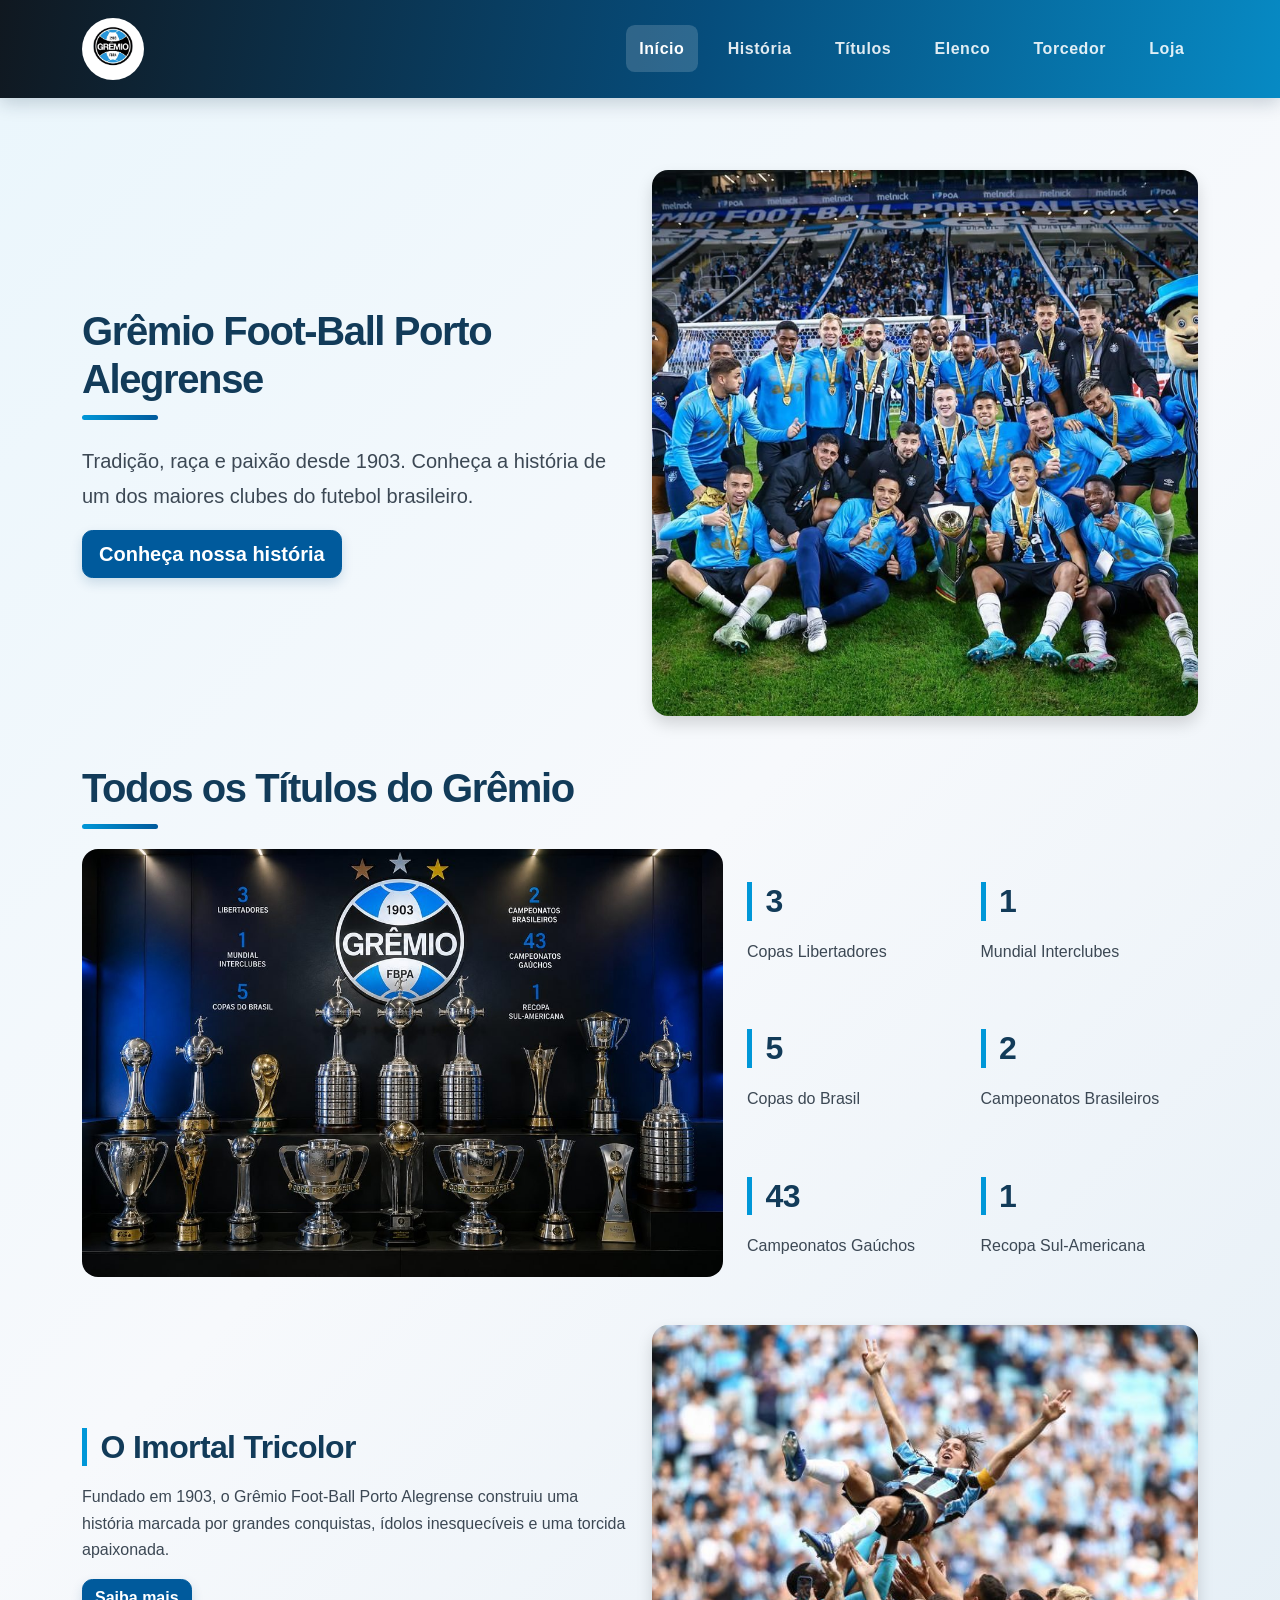
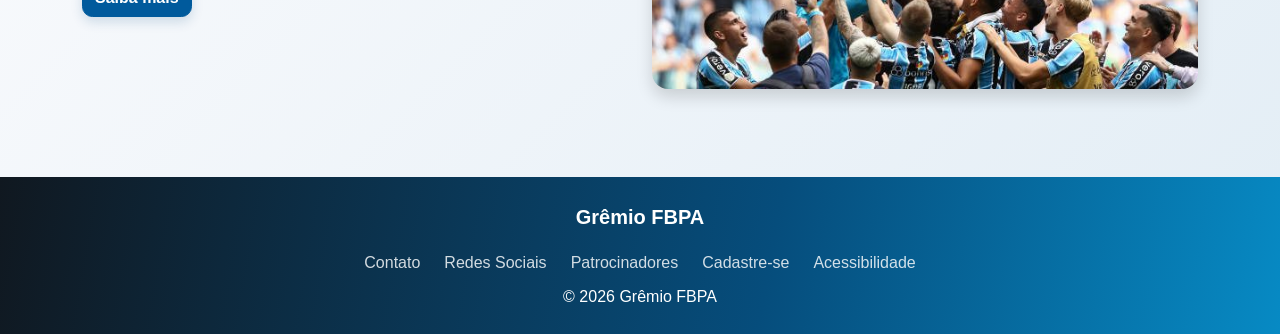
<file: index.html>
<!DOCTYPE html>
<html lang="pt-BR">

<head>
    <meta charset="UTF-8">
    <meta name="viewport" content="width=device-width, initial-scale=1">
    <title>Grêmio - Página Inicial</title>

    <link href="https://cdn.jsdelivr.net/npm/bootstrap@5.3.8/dist/css/bootstrap.min.css" rel="stylesheet">
    <link href="css/style.css" rel="stylesheet">
</head>

<body>

    <header>
        <nav class="navbar navbar-expand-lg bg-body-tertiary">
            <div class="container">

                <a class="navbar-brand" href="index.html">
                    <img src="img/gremiologo.jpg" alt="Escudo do Grêmio" width="60">
                </a>

                <button class="navbar-toggler" type="button" data-bs-toggle="collapse"
                        data-bs-target="#menu-principal" aria-controls="menu-principal"
                        aria-expanded="false" aria-label="Abrir menu">
                    <span class="navbar-toggler-icon"></span>
                </button>

                <div class="collapse navbar-collapse" id="menu-principal">
                    <ul class="navbar-nav ms-auto gap-md-3">
                    <li class="nav-item"><a class="nav-link active" href="index.html" aria-current="page">Início</a></li>
                    <li class="nav-item"><a class="nav-link" href="historia.html">História</a></li>
                    <li class="nav-item"><a class="nav-link" href="titulos.html">Títulos</a></li>
                    <li class="nav-item"><a class="nav-link" href="elenco.html">Elenco</a></li>
                    <li class="nav-item"><a class="nav-link" href="torcedor.html">Torcedor</a></li>
                    <li class="nav-item"><a class="nav-link" href="loja.html">Loja</a></li>
                    </ul>
                </div>

            </div>
        </nav>
    </header>

<main class="container my-4 my-md-5">

        <section class="row align-items-center g-4 mb-5">
            <div class="col-12 col-lg-6">
                <h1 class="mb-4">Grêmio Foot-Ball Porto Alegrense</h1>
                <p class="lead">
                    Tradição, raça e paixão desde 1903.
                    Conheça a história de um dos maiores clubes do futebol brasileiro.
                </p>
                <a href="historia.html" class="btn btn-primary btn-lg">Conheça nossa história</a>
            </div>
            <div class="col-12 col-lg-6">
                <img src="img/elenco.jpg" alt="Jogadores do Grêmio" class="img-fluid rounded-4 shadow">
            </div>
        </section>

        <section class="mb-5">
            <h1 class="titulos-titulo">Todos os Títulos do Grêmio</h1>

            <div class="row align-items-center g-4">
                <div class="col-12 col-lg-7 imagem">
                    <img src="img/trofeus1.jpg" alt="Troféus do Grêmio" class="img-fluid">
                </div>

                <div class="col-12 col-lg-5">
                    <div class="row row-cols-2 g-3">
                        <div class="col">
                            <div class="titulo-card h-100">
                                <h2>3</h2>
                                <p>Copas Libertadores</p>
                            </div>
                        </div>
                        <div class="col">
                            <div class="titulo-card h-100">
                                <h2>1</h2>
                                <p>Mundial Interclubes</p>
                            </div>
                        </div>
                        <div class="col">
                            <div class="titulo-card h-100">
                                <h2>5</h2>
                                <p>Copas do Brasil</p>
                            </div>
                        </div>
                        <div class="col">
                            <div class="titulo-card h-100">
                                <h2>2</h2>
                                <p>Campeonatos Brasileiros</p>
                            </div>
                        </div>
                        <div class="col">
                            <div class="titulo-card h-100">
                                <h2>43</h2>
                                <p>Campeonatos Gaúchos</p>
                            </div>
                        </div>
                        <div class="col">
                            <div class="titulo-card h-100">
                                <h2>1</h2>
                                <p>Recopa Sul-Americana</p>
                            </div>
                        </div>
                    </div>
                </div>
            </div>
        </section>

        <section class="row align-items-center g-4">
            <div class="col-12 col-md-6">
                <h2>O Imortal Tricolor</h2>
                <p>
                    Fundado em 1903, o Grêmio Foot-Ball Porto Alegrense
                    construiu uma história marcada por grandes conquistas,
                    ídolos inesquecíveis e uma torcida apaixonada.
                </p>
                <a href="historia.html" class="btn btn-primary">Saiba mais</a>
            </div>
            <div class="col-12 col-md-6">
                <img src="img/liberta.jpg" alt="História do Grêmio" class="img-fluid rounded-4 shadow">
            </div>
        </section>

    </main>

    <footer class="bg-dark text-white text-center py-4 mt-5">
        <p class="fw-bold fs-5">Grêmio FBPA</p>
        <div class="footer-links d-flex flex-wrap justify-content-center gap-2 gap-md-4">
            <p>Contato</p>
            <p>Redes Sociais</p>
            <p>Patrocinadores</p>
            <p>Cadastre-se</p>
            <p>Acessibilidade</p>
        </div>
        <p class="mb-0">© 2026 Grêmio FBPA</p>
    </footer>

    <script src="https://cdn.jsdelivr.net/npm/bootstrap@5.3.8/dist/js/bootstrap.bundle.min.js"></script>
</body>

</html>
</file>
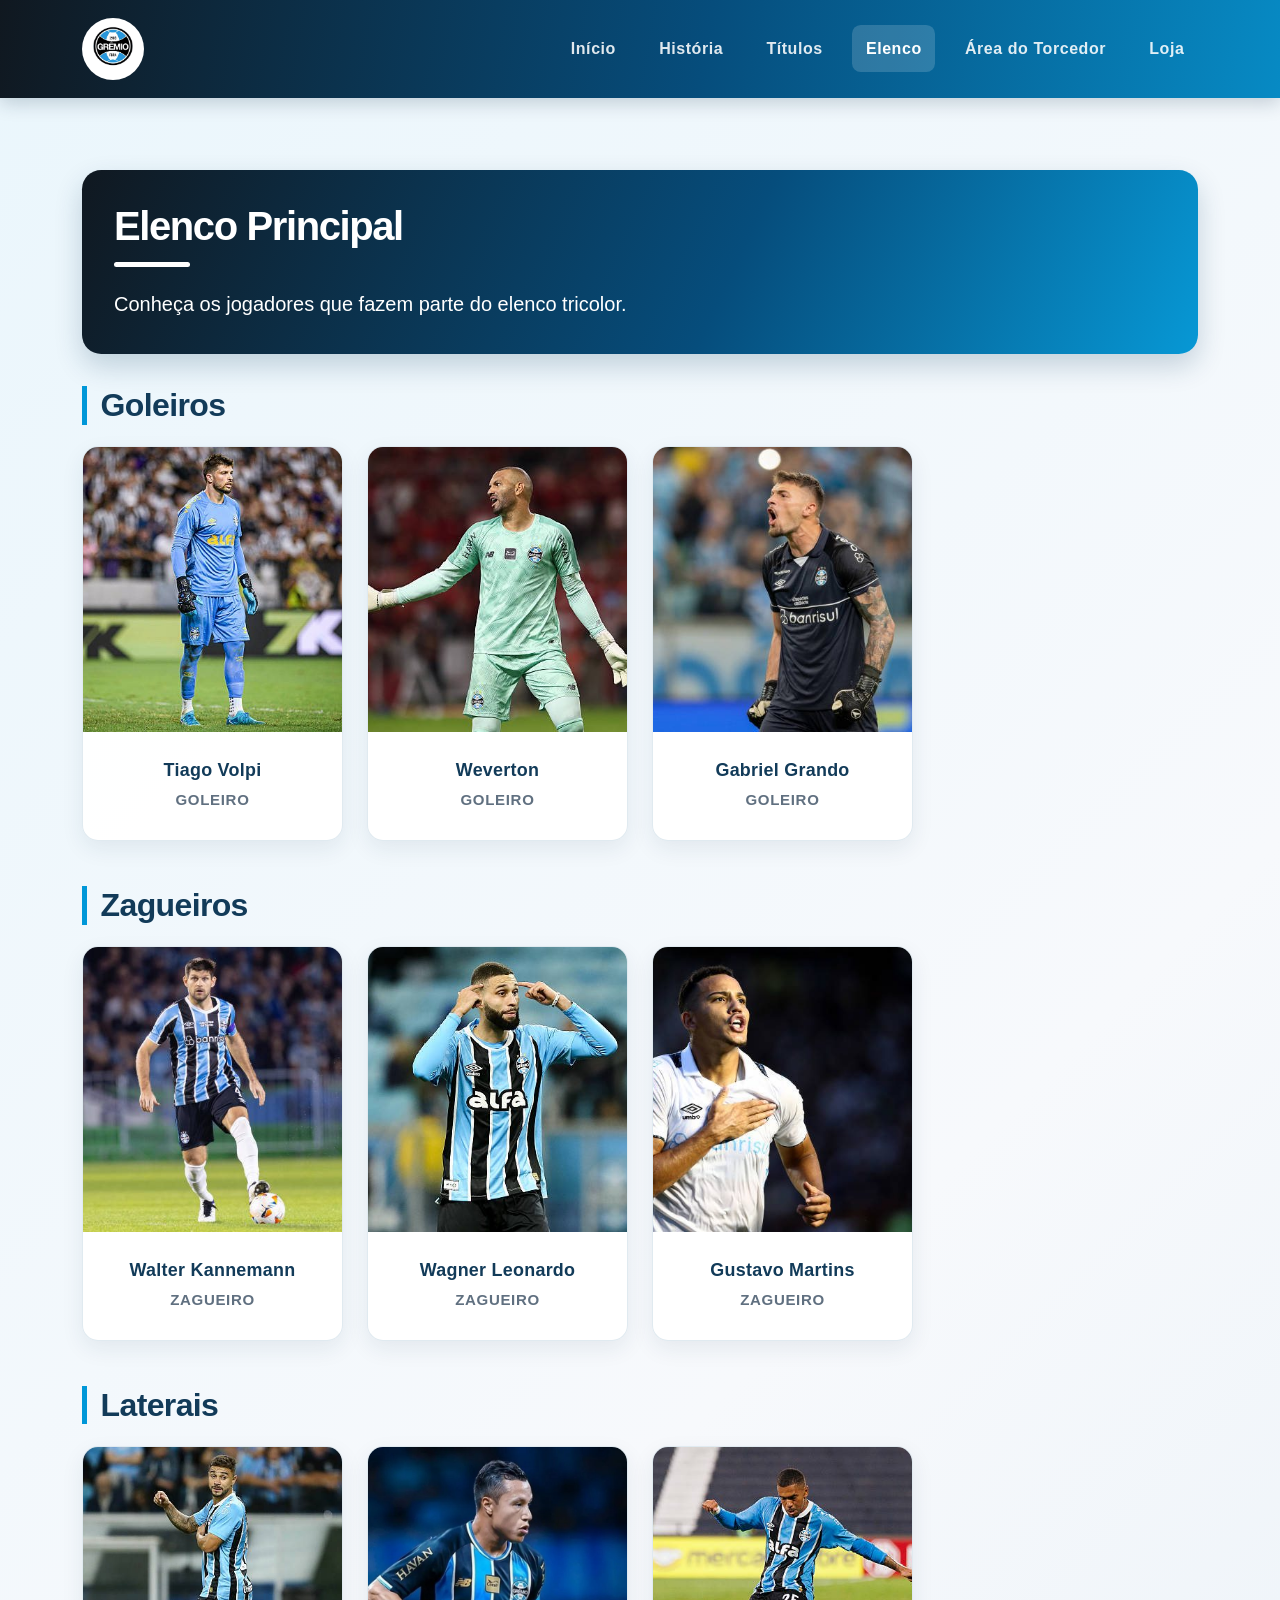
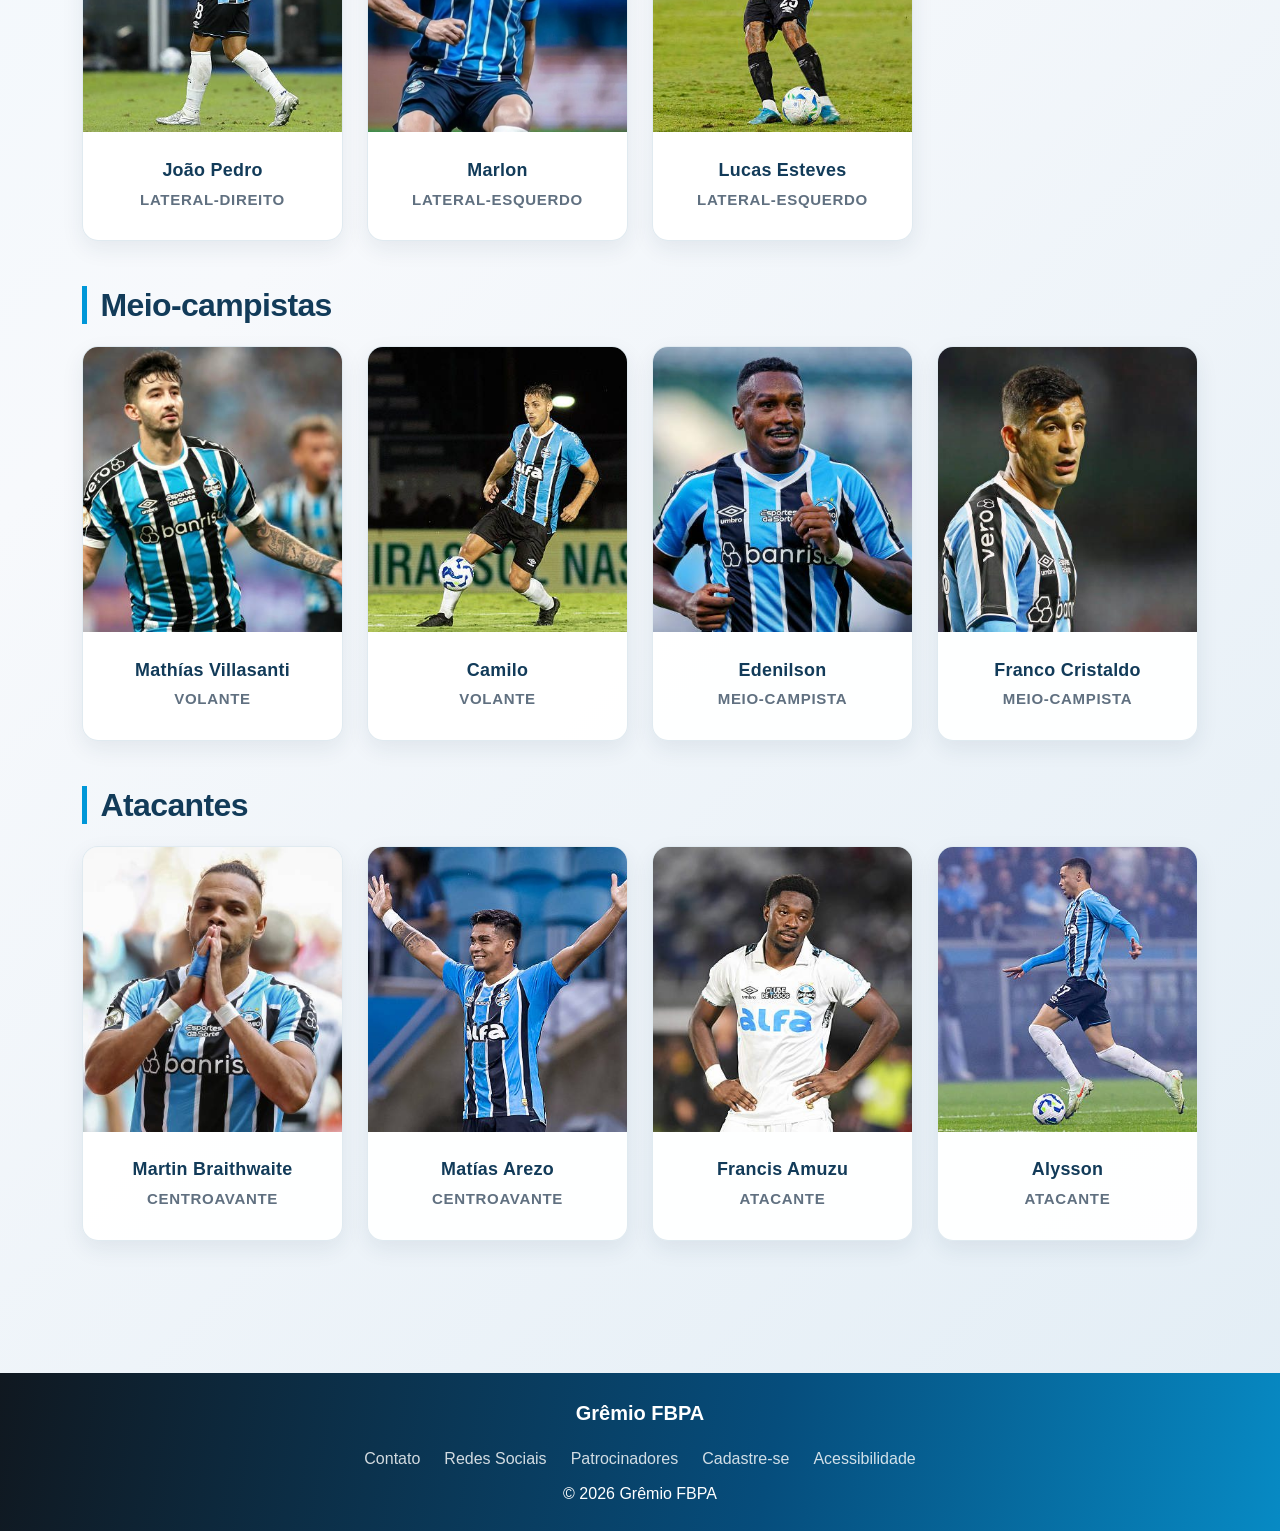
<file: elenco.html>
<!DOCTYPE html>
<html lang="pt-BR">

<head>
    <meta charset="UTF-8">
    <meta name="viewport" content="width=device-width, initial-scale=1">
    <title>Elenco - Grêmio</title>

    <link href="https://cdn.jsdelivr.net/npm/bootstrap@5.3.8/dist/css/bootstrap.min.css" rel="stylesheet">
    <link href="css/style.css" rel="stylesheet">
</head>

<body>

    <header>
        <nav class="navbar navbar-expand-lg bg-body-tertiary">
            <div class="container">

                <a class="navbar-brand" href="index.html">
                    <img src="img/gremiologo.jpg" alt="Escudo do Grêmio" width="60">
                </a>

                <button class="navbar-toggler" type="button" data-bs-toggle="collapse"
                        data-bs-target="#menu-principal" aria-controls="menu-principal"
                        aria-expanded="false" aria-label="Abrir menu">
                    <span class="navbar-toggler-icon"></span>
                </button>

                <div class="collapse navbar-collapse" id="menu-principal">
                    <ul class="navbar-nav ms-auto gap-md-3">
                    <li class="nav-item"><a class="nav-link" href="index.html">Início</a></li>
                    <li class="nav-item"><a class="nav-link" href="historia.html">História</a></li>
                    <li class="nav-item"><a class="nav-link" href="titulos.html">Títulos</a></li>
                    <li class="nav-item"><a class="nav-link active" href="elenco.html" aria-current="page">Elenco</a></li>
                    <li class="nav-item"><a class="nav-link" href="torcedor.html">Área do Torcedor</a></li>
                    <li class="nav-item"><a class="nav-link" href="loja.html">Loja</a></li>
                    </ul>
                </div>

            </div>
        </nav>
    </header>

<main class="container my-4 my-md-5">

    <section class="elenco-intro">
        <h1>Elenco Principal</h1>
        <p class="lead mb-0">Conheça os jogadores que fazem parte do elenco tricolor.</p>
    </section>

    <section class="elenco-grupo">
        <h2>Goleiros</h2>
        <div class="row g-4">

        <div class="col-12 col-sm-6 col-md-4 col-lg-3">
            <article class="card jogador-card">
            <img class="img-fluid w-100" src="img/volpi.jpg" alt="Tiago Volpi">
            <div class="card-body"><h3>Tiago Volpi</h3>
            <p>Goleiro</p></div>
            </article>
        </div>

        <div class="col-12 col-sm-6 col-md-4 col-lg-3">
            <article class="card jogador-card">
            <img class="img-fluid w-100" src="img/weverton.jpg" alt="Weverton">
            <div class="card-body"><h3>Weverton</h3>
            <p>Goleiro</p></div>
            </article>
        </div>

        <div class="col-12 col-sm-6 col-md-4 col-lg-3">
            <article class="card jogador-card">
            <img class="img-fluid w-100" src="img/grando1.jpg" alt="Gabriel Grando">
            <div class="card-body"><h3>Gabriel Grando</h3>
            <p>Goleiro</p></div>
            </article>
        </div>

    </section>

    <section class="elenco-grupo">
        <h2>Zagueiros</h2>
        <div class="row g-4">

        <div class="col-12 col-sm-6 col-md-4 col-lg-3">
            <article class="card jogador-card">
            <img class="img-fluid w-100" src="img/kanneman1.jpg" alt="Walter Kannemann">
            <div class="card-body"><h3>Walter Kannemann</h3>
            <p>Zagueiro</p></div>
            </article>
        </div>

        <div class="col-12 col-sm-6 col-md-4 col-lg-3">
            <article class="card jogador-card">
            <img class="img-fluid w-100" src="img/wagner1.jpg" alt="Wagner Leonardo">
            <div class="card-body"><h3>Wagner Leonardo</h3>
            <p>Zagueiro</p></div>
            </article>
        </div>

        <div class="col-12 col-sm-6 col-md-4 col-lg-3">
            <article class="card jogador-card">
            <img class="img-fluid w-100" src="img/gustavom.jpg" alt="Gustavo Martins">
            <div class="card-body"><h3>Gustavo Martins</h3>
            <p>Zagueiro</p></div>
            </article>
        </div>

    </section>

    <section class="elenco-grupo">
        <h2>Laterais</h2>
        <div class="row g-4">

        <div class="col-12 col-sm-6 col-md-4 col-lg-3">
            <article class="card jogador-card">
            <img class="img-fluid w-100" src="img/joaopedro1.jpg" alt="João Pedro">
            <div class="card-body"><h3>João Pedro</h3>
            <p>Lateral-direito</p></div>
            </article>
        </div>

        <div class="col-12 col-sm-6 col-md-4 col-lg-3">
            <article class="card jogador-card">
            <img class="img-fluid w-100" src="img/marlon.jpg" alt="Marlon">
            <div class="card-body"><h3>Marlon</h3>
            <p>Lateral-esquerdo</p></div>
            </article>
        </div>

        <div class="col-12 col-sm-6 col-md-4 col-lg-3">
            <article class="card jogador-card">
            <img class="img-fluid w-100" src="img/lucasesteves.jpg" alt="Lucas Esteves">
            <div class="card-body"><h3>Lucas Esteves</h3>
            <p>Lateral-esquerdo</p></div>
            </article>
        </div>

    </section>

    <section class="elenco-grupo">
        <h2>Meio-campistas</h2>
        <div class="row g-4">

        <div class="col-12 col-sm-6 col-md-4 col-lg-3">
            <article class="card jogador-card">
            <img class="img-fluid w-100" src="img/villasanti.jpg" alt="Mathías Villasanti">
            <div class="card-body"><h3>Mathías Villasanti</h3>
            <p>Volante</p></div>
            </article>
        </div>

        <div class="col-12 col-sm-6 col-md-4 col-lg-3">
            <article class="card jogador-card">
            <img class="img-fluid w-100" src="img/Camilo.jpg" alt="Camilo">
            <div class="card-body"><h3>Camilo</h3>
            <p>Volante</p></div>
            </article>
        </div>

        <div class="col-12 col-sm-6 col-md-4 col-lg-3">
            <article class="card jogador-card">
            <img class="img-fluid w-100" src="img/ede.jpg" alt="Edenilson">
            <div class="card-body"><h3>Edenilson</h3>
            <p>Meio-campista</p></div>
            </article>
        </div>

        <div class="col-12 col-sm-6 col-md-4 col-lg-3">
            <article class="card jogador-card">
            <img class="img-fluid w-100" src="img/cristaldo.jpg" alt="Franco Cristaldo">
            <div class="card-body"><h3>Franco Cristaldo</h3>
            <p>Meio-campista</p></div>
            </article>
        </div>

    </section>

    <section class="elenco-grupo">
        <h2>Atacantes</h2>
        <div class="row g-4">

        <div class="col-12 col-sm-6 col-md-4 col-lg-3">
            <article class="card jogador-card">
            <img class="img-fluid w-100" src="img/brait2.jpg" alt="Martin Braithwaite">
            <div class="card-body"><h3>Martin Braithwaite</h3>
            <p>Centroavante</p></div>
            </article>
        </div>

        <div class="col-12 col-sm-6 col-md-4 col-lg-3">
            <article class="card jogador-card">
            <img class="img-fluid w-100" src="img/arezo.jpg" alt="Matías Arezo">
            <div class="card-body"><h3>Matías Arezo</h3>
            <p>Centroavante</p></div>
            </article>
        </div>

        <div class="col-12 col-sm-6 col-md-4 col-lg-3">
            <article class="card jogador-card">
            <img class="img-fluid w-100" src="img/amuzu.jpg" alt="Francis Amuzu">
            <div class="card-body"><h3>Francis Amuzu</h3>
            <p>Atacante</p></div>
            </article>
        </div>

        <div class="col-12 col-sm-6 col-md-4 col-lg-3">
            <article class="card jogador-card">
            <img class="img-fluid w-100" src="img/alysson2.jpg" alt="Alysson">
            <div class="card-body"><h3>Alysson</h3>
            <p>Atacante</p></div>
            </article>
        </div>

    </div>
    </section>

</main>

    <footer class="bg-dark text-white text-center py-4 mt-5">
        <p class="fw-bold fs-5">Grêmio FBPA</p>
        <div class="footer-links d-flex flex-wrap justify-content-center gap-2 gap-md-4">
            <p>Contato</p>
            <p>Redes Sociais</p>
            <p>Patrocinadores</p>
            <p>Cadastre-se</p>
            <p>Acessibilidade</p>
        </div>
        <p class="mb-0">© 2026 Grêmio FBPA</p>
    </footer>

    <script src="https://cdn.jsdelivr.net/npm/bootstrap@5.3.8/dist/js/bootstrap.bundle.min.js"></script>
</body>

</html>
</file>
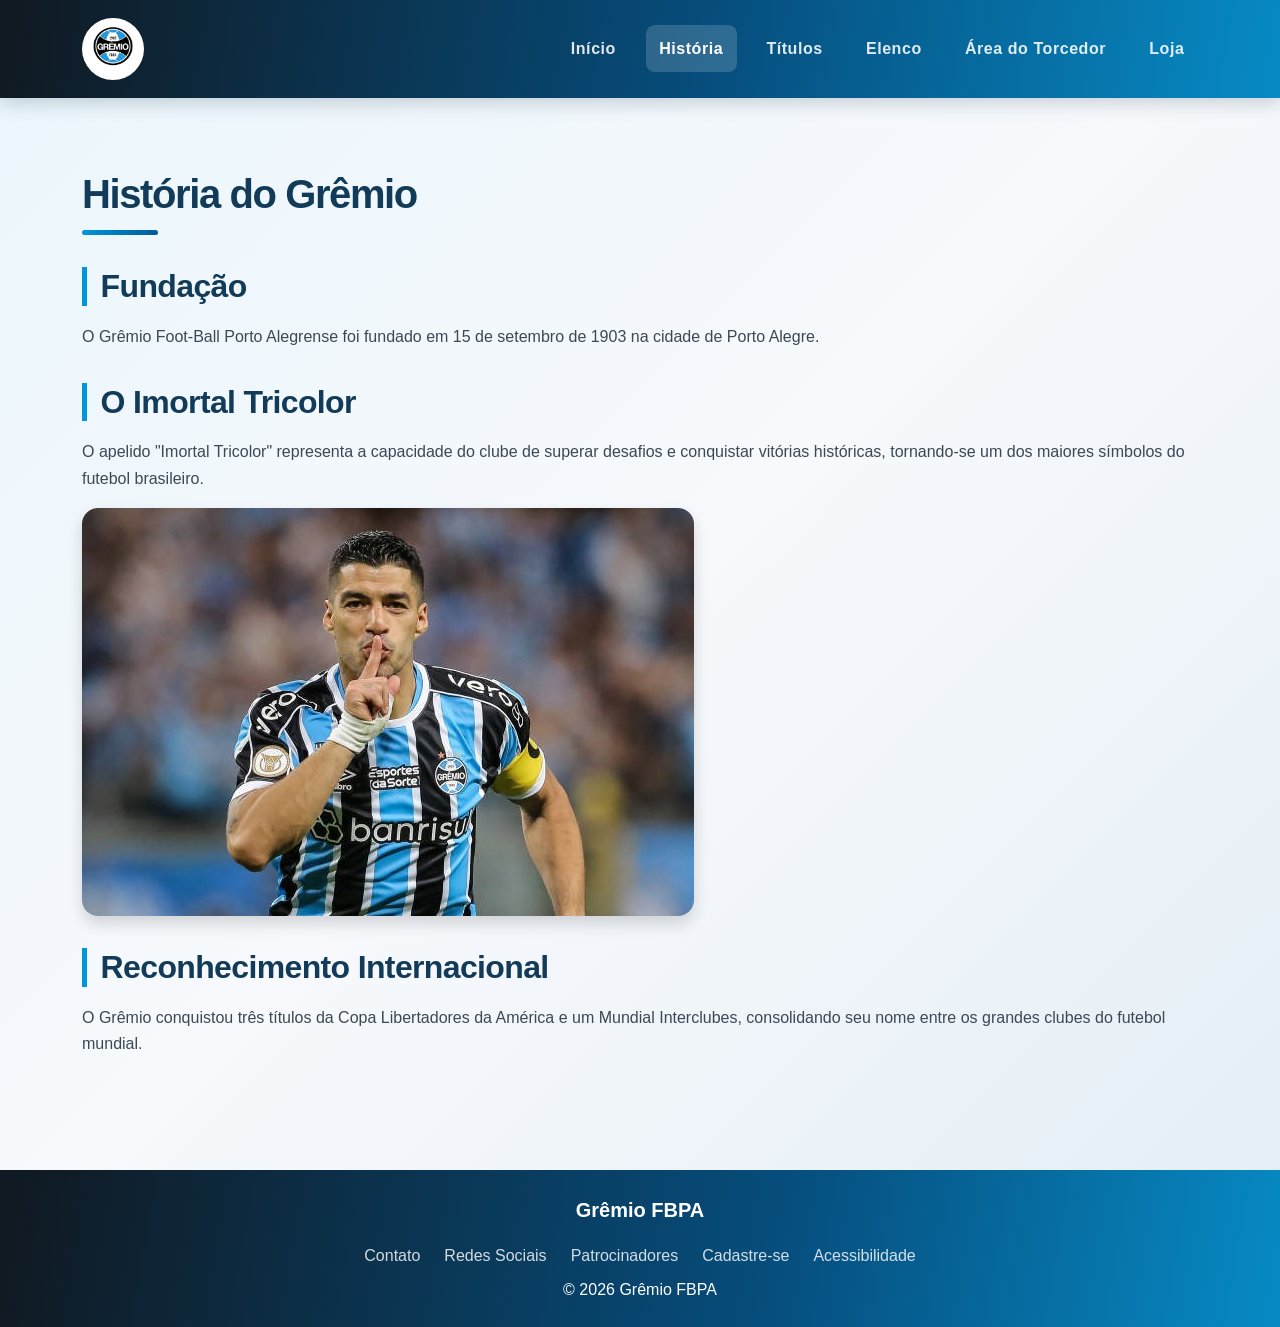
<file: historia.html>
<!DOCTYPE html>
<html lang="pt-BR">

<head>
    <meta charset="UTF-8">
    <meta name="viewport" content="width=device-width, initial-scale=1">
    <title>História - Grêmio</title>

    <link href="https://cdn.jsdelivr.net/npm/bootstrap@5.3.8/dist/css/bootstrap.min.css" rel="stylesheet">
    <link href="css/style.css" rel="stylesheet">
</head>

<body>

    <header>
        <nav class="navbar navbar-expand-lg bg-body-tertiary">
            <div class="container">

                <a class="navbar-brand" href="index.html">
                    <img src="img/gremiologo.jpg" alt="Escudo do Grêmio" width="60">
                </a>

                <button class="navbar-toggler" type="button" data-bs-toggle="collapse"
                        data-bs-target="#menu-principal" aria-controls="menu-principal"
                        aria-expanded="false" aria-label="Abrir menu">
                    <span class="navbar-toggler-icon"></span>
                </button>

                <div class="collapse navbar-collapse" id="menu-principal">
                    <ul class="navbar-nav ms-auto gap-md-3">
                    <li class="nav-item"><a class="nav-link" href="index.html">Início</a></li>
                    <li class="nav-item"><a class="nav-link active" href="historia.html" aria-current="page">História</a></li>
                    <li class="nav-item"><a class="nav-link" href="titulos.html">Títulos</a></li>
                    <li class="nav-item"><a class="nav-link" href="elenco.html">Elenco</a></li>
                    <li class="nav-item"><a class="nav-link" href="torcedor.html">Área do Torcedor</a></li>
                    <li class="nav-item"><a class="nav-link" href="loja.html">Loja</a></li>
                    </ul>
                </div>

            </div>
        </nav>
    </header>

<main class="container my-4 my-md-5">
        <audio src="audio/hino-gremio-rs.mp3" autoplay hidden></audio>
        <h1 class="mb-4">História do Grêmio</h1>

        <section class="mb-4">

            <h2>Fundação</h2>

            <p>
                O Grêmio Foot-Ball Porto Alegrense foi fundado em
                15 de setembro de 1903 na cidade de Porto Alegre.
            </p>

        </section>

        <section class="mb-4">

            <h2>O Imortal Tricolor</h2>

            <p>
                O apelido "Imortal Tricolor" representa a capacidade
                do clube de superar desafios e conquistar vitórias
                históricas, tornando-se um dos maiores símbolos do
                futebol brasileiro.
            </p>

            <img src="img/suarez.jpg" alt="Suarez do Grêmio" class="img-fluid rounded-4 shadow">

        </section>

        <section class="mb-4">

            <h2>Reconhecimento Internacional</h2>

            <p>
                O Grêmio conquistou três títulos da Copa Libertadores
                da América e um Mundial Interclubes, consolidando seu
                nome entre os grandes clubes do futebol mundial.
            </p>

        </section>

    </main>

    <footer class="bg-dark text-white text-center py-4 mt-5">
        <p class="fw-bold fs-5">Grêmio FBPA</p>
        <div class="footer-links d-flex flex-wrap justify-content-center gap-2 gap-md-4">
            <p>Contato</p>
            <p>Redes Sociais</p>
            <p>Patrocinadores</p>
            <p>Cadastre-se</p>
            <p>Acessibilidade</p>
        </div>
        <p class="mb-0">© 2026 Grêmio FBPA</p>
    </footer>

    <script src="https://cdn.jsdelivr.net/npm/bootstrap@5.3.8/dist/js/bootstrap.bundle.min.js"></script>
</body>

</html>
</file>
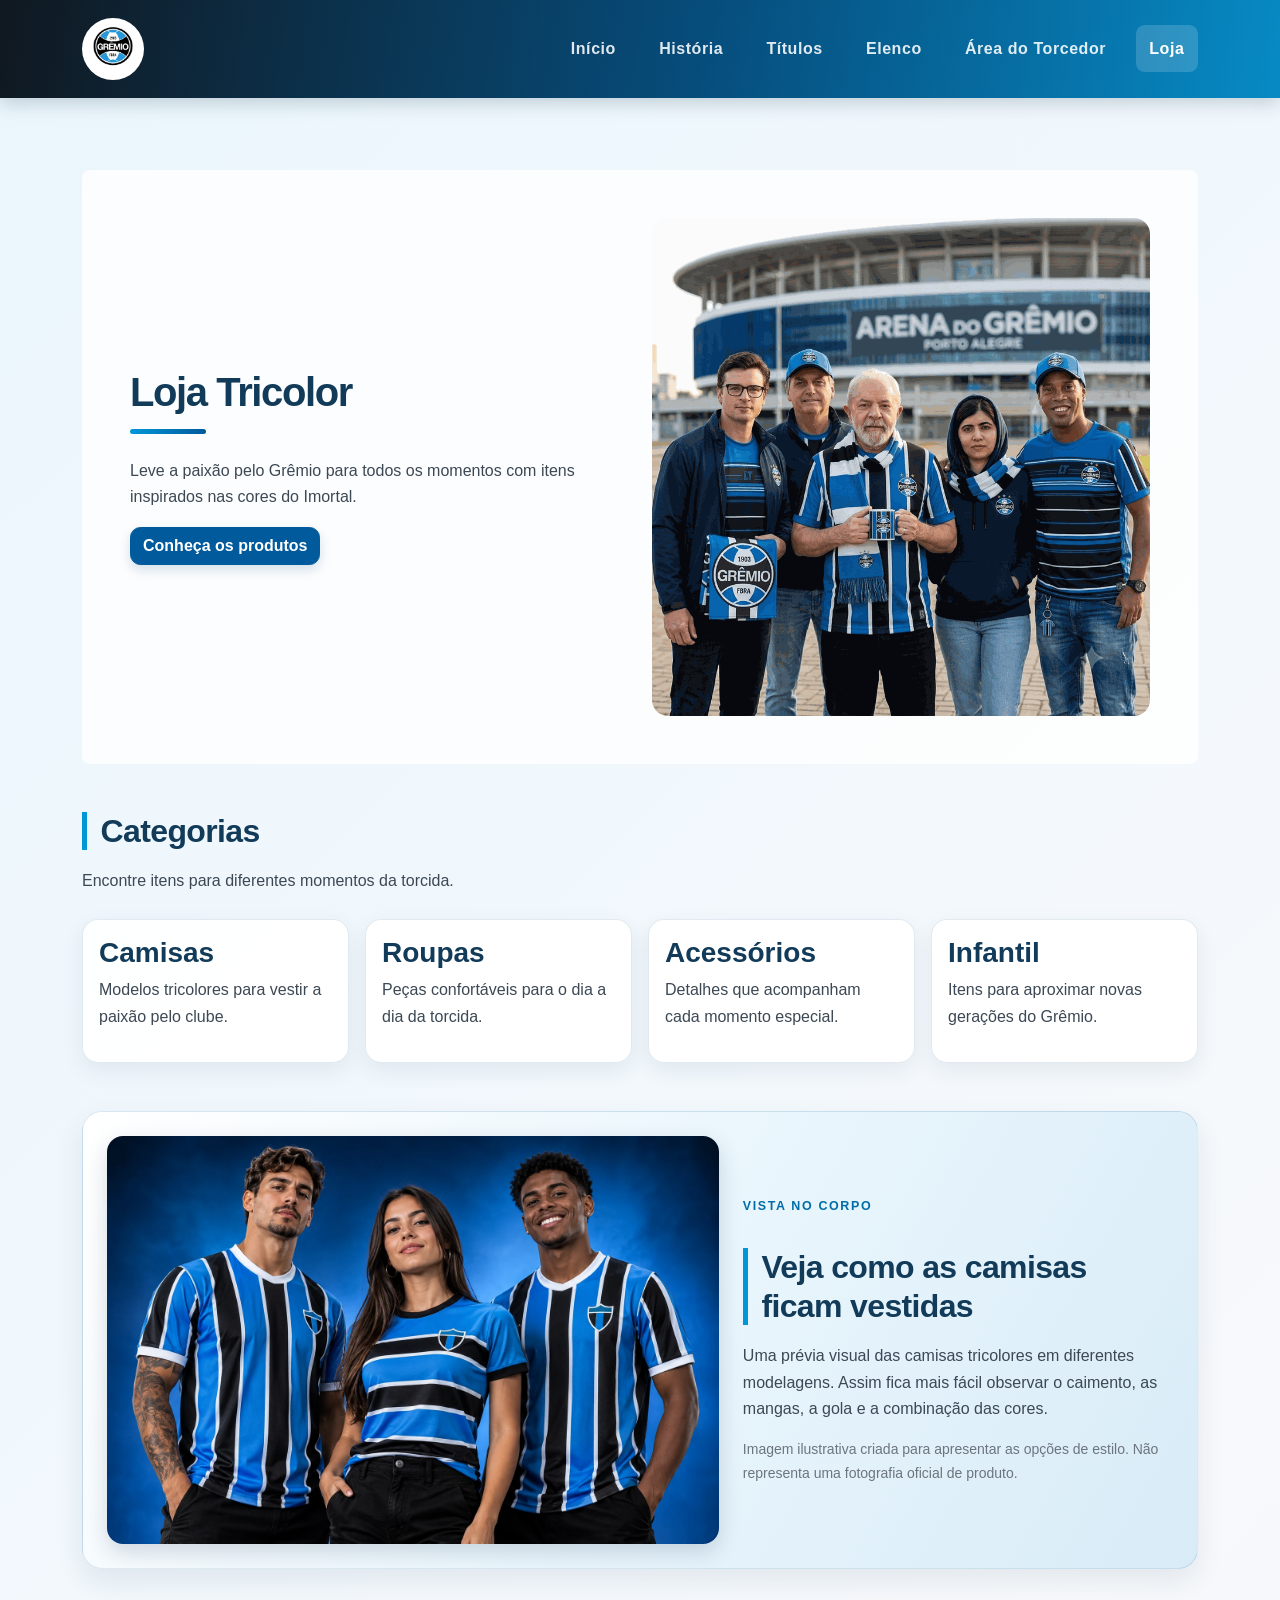
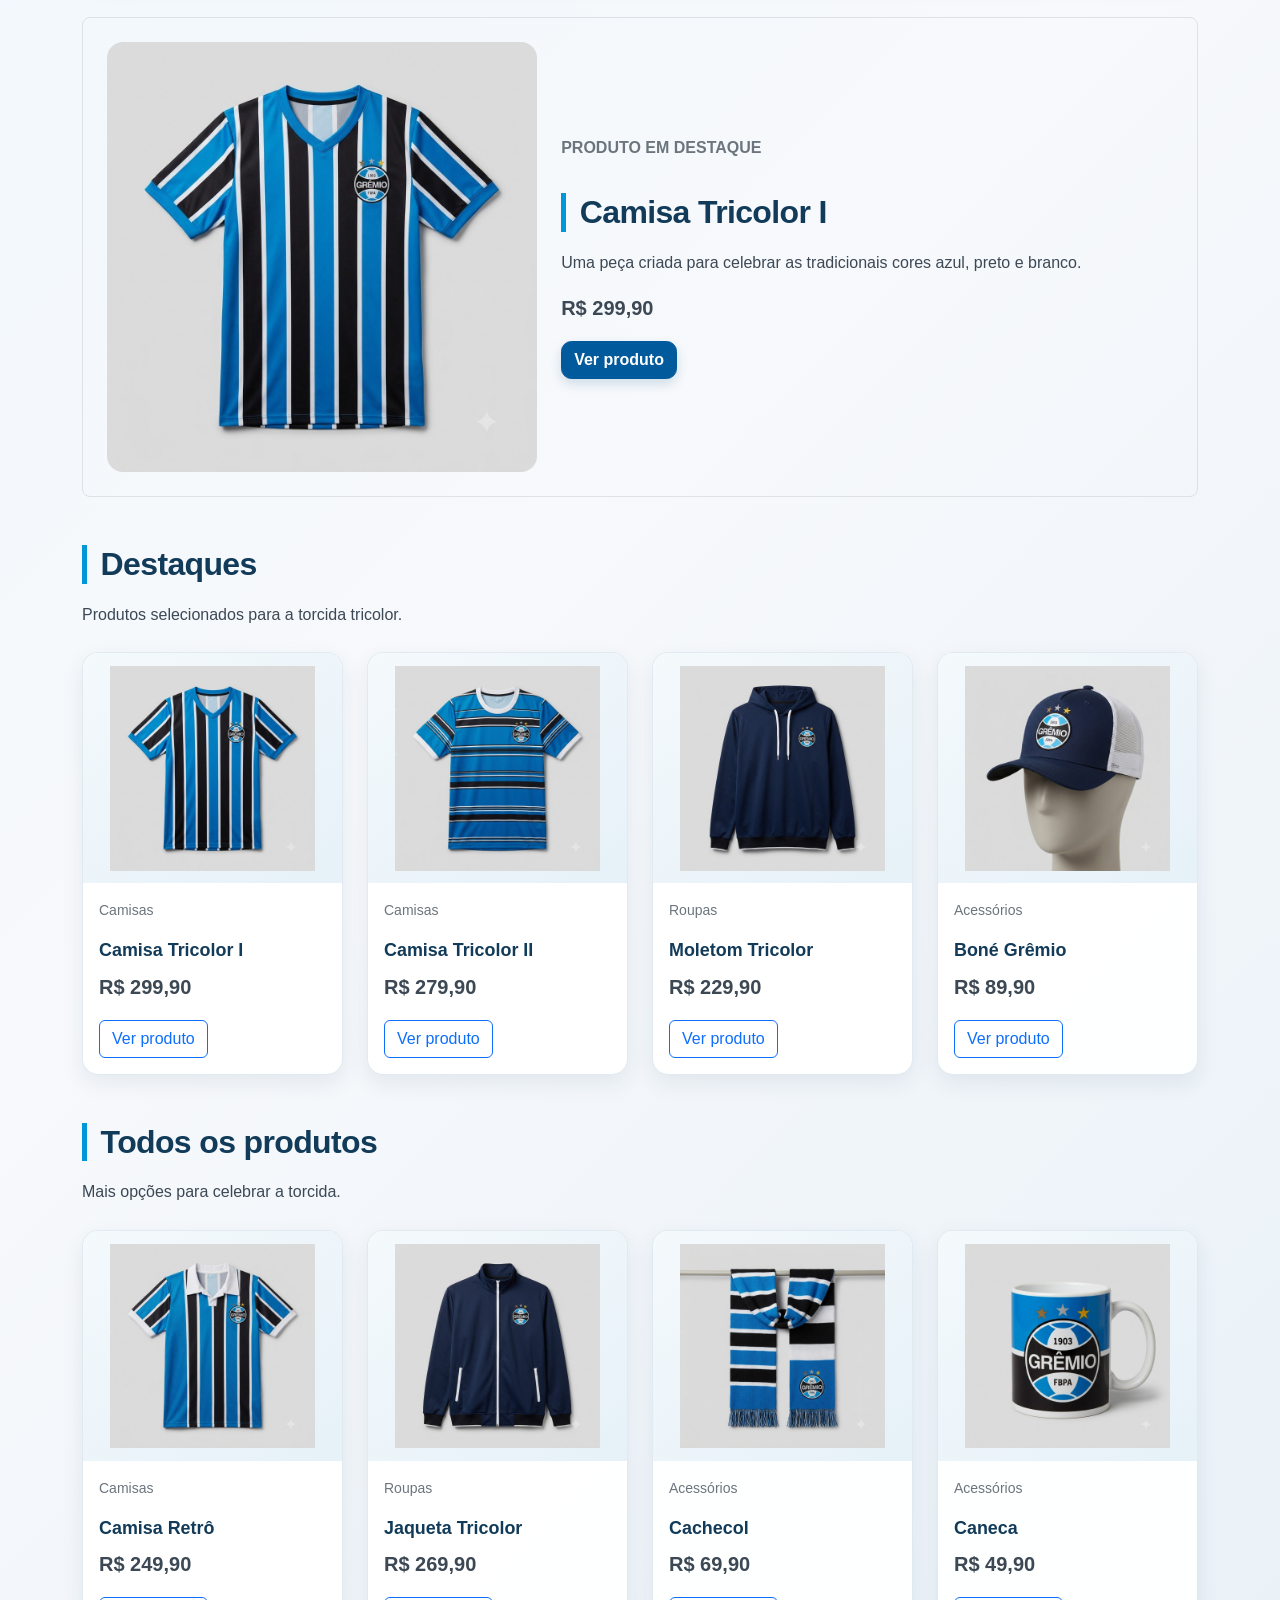
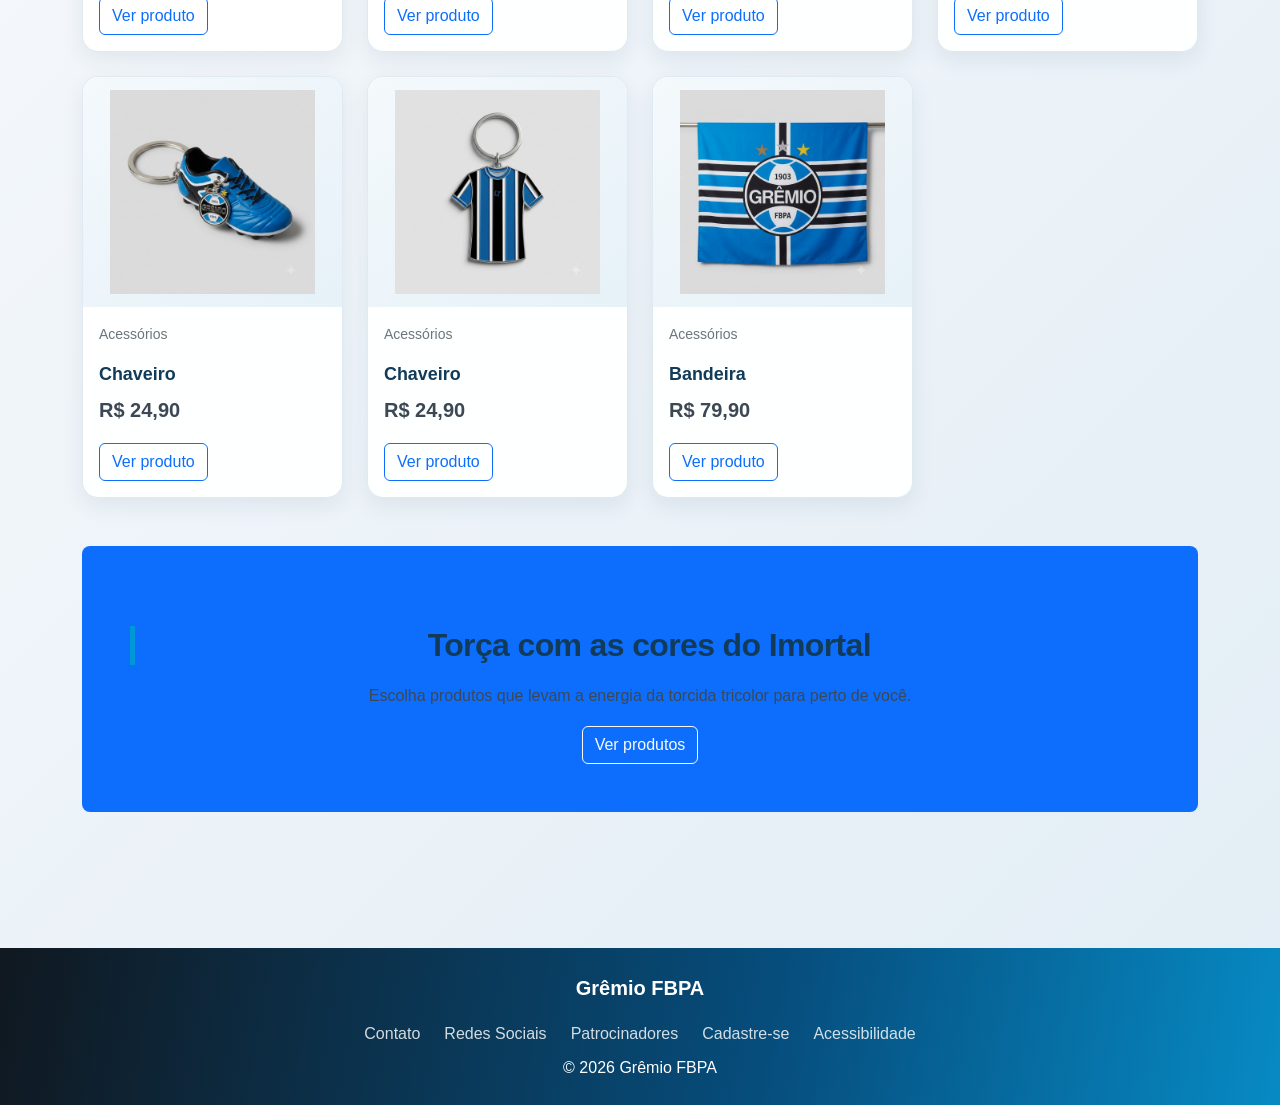
<file: loja.html>
<!DOCTYPE html>
<html lang="pt-BR">

<head>
    <meta charset="UTF-8">
    <meta name="viewport" content="width=device-width, initial-scale=1">
    <title>Loja Tricolor - Grêmio</title>

    <link href="https://cdn.jsdelivr.net/npm/bootstrap@5.3.8/dist/css/bootstrap.min.css" rel="stylesheet">
    <link href="css/style.css" rel="stylesheet">
</head>

<body>

    <header>
        <nav class="navbar navbar-expand-lg bg-body-tertiary">
            <div class="container">

                <a class="navbar-brand" href="index.html">
                    <img src="img/gremiologo.jpg" alt="Escudo do Grêmio" width="60">
                </a>

                <button class="navbar-toggler" type="button" data-bs-toggle="collapse"
                        data-bs-target="#menu-principal" aria-controls="menu-principal"
                        aria-expanded="false" aria-label="Abrir menu">
                    <span class="navbar-toggler-icon"></span>
                </button>

                <div class="collapse navbar-collapse" id="menu-principal">
                    <ul class="navbar-nav ms-auto gap-md-3">
                    <li class="nav-item"><a class="nav-link" href="index.html">Início</a></li>
                    <li class="nav-item"><a class="nav-link" href="historia.html">História</a></li>
                    <li class="nav-item"><a class="nav-link" href="titulos.html">Títulos</a></li>
                    <li class="nav-item"><a class="nav-link" href="elenco.html">Elenco</a></li>
                    <li class="nav-item"><a class="nav-link" href="torcedor.html">Área do Torcedor</a></li>
                    <li class="nav-item"><a class="nav-link active" href="loja.html" aria-current="page">Loja</a></li>
                    </ul>
                </div>

            </div>
        </nav>
    </header>

<main class="container my-4 my-md-5 ">

        <section class="p-4 p-md-5 mb-5 bg-body-tertiary rounded-3">
            <div class="row align-items-center g-4">

            <div class="col-12 col-lg-6 ">
                <h1 class="mb-4">Loja Tricolor</h1>
                <p>Leve a paixão pelo Grêmio para todos os momentos com itens inspirados nas cores do Imortal.</p>
                <a class="btn btn-primary" href="#produtos">Conheça os produtos</a>
            </div>

            <div class="col-12 col-lg-6 ">
                <img class="img-fluid" src="img/tropa157.png" alt="Ilustração de camisa, boné e cachecol tricolores">
            </div>

        </div>
        </section>

        <section class="mb-5">

            <div class="mb-4">
                <h2>Categorias</h2>
                <p>Encontre itens para diferentes momentos da torcida.</p>
            </div>

            <div class="row g-3">

                <div class="col-12 col-sm-6 col-lg-3">
                    <article class="card h-100 p-3">
                    <h3>Camisas</h3>
                    <p>Modelos tricolores para vestir a paixão pelo clube.</p>
                </article>
                </div>

                <div class="col-12 col-sm-6 col-lg-3">
                    <article class="card h-100 p-3">
                    <h3>Roupas</h3>
                    <p>Peças confortáveis para o dia a dia da torcida.</p>
                </article>
                </div>

                <div class="col-12 col-sm-6 col-lg-3">
                    <article class="card h-100 p-3">
                    <h3>Acessórios</h3>
                    <p>Detalhes que acompanham cada momento especial.</p>
                </article>
                </div>

                <div class="col-12 col-sm-6 col-lg-3">
                    <article class="card h-100 p-3">
                    <h3>Infantil</h3>
                    <p>Itens para aproximar novas gerações do Grêmio.</p>
                </article>
                </div>

            </div>

        </section>

        <section class="modelagem-section mb-5">
            <div class="row align-items-center g-4">
                <div class="col-12 col-lg-7">
                    <img class="img-fluid modelagem-foto" src="img/modelos-camisas.webp"
                         alt="Três modelos adultos vestindo camisas tricolores em diferentes modelagens">
                </div>
                <div class="col-12 col-lg-5">
                    <p class="text-uppercase fw-bold modelagem-selo mb-2">Vista no corpo</p>
                    <h2>Veja como as camisas ficam vestidas</h2>
                    <p>Uma prévia visual das camisas tricolores em diferentes modelagens. Assim fica mais fácil observar o caimento, as mangas, a gola e a combinação das cores.</p>
                    <p class="small text-secondary mb-0">Imagem ilustrativa criada para apresentar as opções de estilo. Não representa uma fotografia oficial de produto.</p>
                </div>
            </div>
        </section>

        <section class="p-4 mb-5 border rounded-3">
            <div class="row align-items-center g-4">

            <div class="col-12 col-md-5 ">
                <img class="img-fluid" src="img/camisa1.jpg" alt="Ilustração de Camisa Tricolor I">
            </div>

            <div class="col-12 col-md-7 ">
                <p class="text-uppercase fw-bold text-secondary">Produto em destaque</p>
                <h2>Camisa Tricolor I</h2>
                <p>Uma peça criada para celebrar as tradicionais cores azul, preto e branco.</p>
                <p class="fw-bold fs-5">R$ 299,90</p>
                <a class="btn btn-primary" href="#produtos">Ver produto</a>
            </div>

        </div>
        </section>

        <section class="mb-5" id="destaques">

            <div class="mb-4">
                <h2>Destaques</h2>
                <p>Produtos selecionados para a torcida tricolor.</p>
            </div>

            <div class="row g-4">

                <div class="col-12 col-sm-6 col-lg-3">
                    <article class="card h-100 overflow-hidden">
                    <img class="img-fluid" src="img/camisa1.jpg" alt="Ilustração de Camisa Tricolor I">
                    <div class="card-body">
                        <p class="text-secondary small">Camisas</p>
                        <h3>Camisa Tricolor I</h3>
                        <p class="fw-bold fs-5">R$ 299,90</p>
                        <a class="btn btn-outline-primary" href="#produtos">Ver produto</a>
                    </div>
                </article>
                </div>

                <div class="col-12 col-sm-6 col-lg-3">
                    <article class="card h-100 overflow-hidden">
                    <img class="img-fluid" src="img/camisa2.jpg" alt="Ilustração de Camisa Tricolor II">
                    <div class="card-body">
                        <p class="text-secondary small">Camisas</p>
                        <h3>Camisa Tricolor II</h3>
                        <p class="fw-bold fs-5">R$ 279,90</p>
                        <a class="btn btn-outline-primary" href="#produtos">Ver produto</a>
                    </div>
                </article>
                </div>

                <div class="col-12 col-sm-6 col-lg-3">
                    <article class="card h-100 overflow-hidden">
                    <img class="img-fluid" src="img/agasalho1.jpg" alt="Ilustração de Moletom Tricolor">
                    <div class="card-body">
                        <p class="text-secondary small">Roupas</p>
                        <h3>Moletom Tricolor</h3>
                        <p class="fw-bold fs-5">R$ 229,90</p>
                        <a class="btn btn-outline-primary" href="#produtos">Ver produto</a>
                    </div>
                </article>
                </div>

                <div class="col-12 col-sm-6 col-lg-3">
                    <article class="card h-100 overflow-hidden">
                    <img class="img-fluid" src="img/bone.jpg" alt="Ilustração de Boné Grêmio">
                    <div class="card-body">
                        <p class="text-secondary small">Acessórios</p>
                        <h3>Boné Grêmio</h3>
                        <p class="fw-bold fs-5">R$ 89,90</p>
                        <a class="btn btn-outline-primary" href="#produtos">Ver produto</a>
                    </div>
                </article>
                </div>

            </div>

        </section>

        <section class="mb-5" id="produtos">

            <div class="mb-4">
                <h2>Todos os produtos</h2>
                <p>Mais opções para celebrar a torcida.</p>
            </div>

            <div class="row g-4">

                <div class="col-12 col-sm-6 col-lg-3">
                    <article class="card h-100 overflow-hidden">
                    <img class="img-fluid" src="img/camisa3.jpg" alt="Ilustração de Camisa Retrô">
                    <div class="card-body">
                        <p class="text-secondary small">Camisas</p>
                        <h3>Camisa Retrô</h3>
                        <p class="fw-bold fs-5">R$ 249,90</p>
                        <a class="btn btn-outline-primary" href="#produtos">Ver produto</a>
                    </div>
                </article>
                </div>

                <div class="col-12 col-sm-6 col-lg-3">
                    <article class="card h-100 overflow-hidden">
                    <img class="img-fluid" src="img/agasalho2.jpg" alt="Ilustração de Jaqueta Tricolor">
                    <div class="card-body">
                        <p class="text-secondary small">Roupas</p>
                        <h3>Jaqueta Tricolor</h3>
                        <p class="fw-bold fs-5">R$ 269,90</p>
                        <a class="btn btn-outline-primary" href="#produtos">Ver produto</a>
                    </div>
                </article>
                </div>

                <div class="col-12 col-sm-6 col-lg-3">
                    <article class="card h-100 overflow-hidden">
                    <img class="img-fluid" src="img/cachecol.jpg" alt="Ilustração de Cachecol">
                    <div class="card-body">
                        <p class="text-secondary small">Acessórios</p>
                        <h3>Cachecol</h3>
                        <p class="fw-bold fs-5">R$ 69,90</p>
                        <a class="btn btn-outline-primary" href="#produtos">Ver produto</a>
                    </div>
                </article>
                </div>

                <div class="col-12 col-sm-6 col-lg-3">
                    <article class="card h-100 overflow-hidden">
                    <img class="img-fluid" src="img/xicara.jpg" alt="Ilustração de Caneca">
                    <div class="card-body">
                        <p class="text-secondary small">Acessórios</p>
                        <h3>Caneca</h3>
                        <p class="fw-bold fs-5">R$ 49,90</p>
                        <a class="btn btn-outline-primary" href="#produtos">Ver produto</a>
                    </div>
                </article>
                </div>

                <div class="col-12 col-sm-6 col-lg-3">
                    <article class="card h-100 overflow-hidden">
                    <img class="img-fluid" src="img/chaveirochuteira.jpg" alt="Ilustração de Chaveiro">
                    <div class="card-body">
                        <p class="text-secondary small">Acessórios</p>
                        <h3>Chaveiro</h3>
                        <p class="fw-bold fs-5">R$ 24,90</p>
                        <a class="btn btn-outline-primary" href="#produtos">Ver produto</a>
                    </div>
                </article>
                </div>

                 <div class="col-12 col-sm-6 col-lg-3">
                    <article class="card h-100 overflow-hidden">
                    <img class="img-fluid" src="img/chaveirocamisa.jpeg" alt="Ilustração de Chaveiro">
                    <div class="card-body">
                        <p class="text-secondary small">Acessórios</p>
                        <h3>Chaveiro</h3>
                        <p class="fw-bold fs-5">R$ 24,90</p>
                        <a class="btn btn-outline-primary" href="#produtos">Ver produto</a>
                    </div>
                </article>
                </div>

                <div class="col-12 col-sm-6 col-lg-3">
                    <article class="card h-100 overflow-hidden">
                    <img class="img-fluid" src="img/bandeira.jpg" alt="Ilustração de Bandeira">
                    <div class="card-body">
                        <p class="text-secondary small">Acessórios</p>
                        <h3>Bandeira</h3>
                        <p class="fw-bold fs-5">R$ 79,90</p>
                        <a class="btn btn-outline-primary" href="#produtos">Ver produto</a>
                    </div>
                </article>
                </div>

            </div>

        </section>

        <section class="text-center p-5 my-5 bg-primary text-white rounded-3">
            <h2>Torça com as cores do Imortal</h2>
            <p>Escolha produtos que levam a energia da torcida tricolor para perto de você.</p>
            <a class="btn btn-outline-light" href="#produtos">Ver produtos</a>
        </section>

    </main>

    <footer class="bg-dark text-white text-center py-4 mt-5">
        <p class="fw-bold fs-5">Grêmio FBPA</p>
        <div class="footer-links d-flex flex-wrap justify-content-center gap-2 gap-md-4">
            <p>Contato</p>
            <p>Redes Sociais</p>
            <p>Patrocinadores</p>
            <p>Cadastre-se</p>
            <p>Acessibilidade</p>
        </div>
        <p class="mb-0">© 2026 Grêmio FBPA</p>
    </footer>

    <script src="https://cdn.jsdelivr.net/npm/bootstrap@5.3.8/dist/js/bootstrap.bundle.min.js"></script>
</body>

</html>
</file>
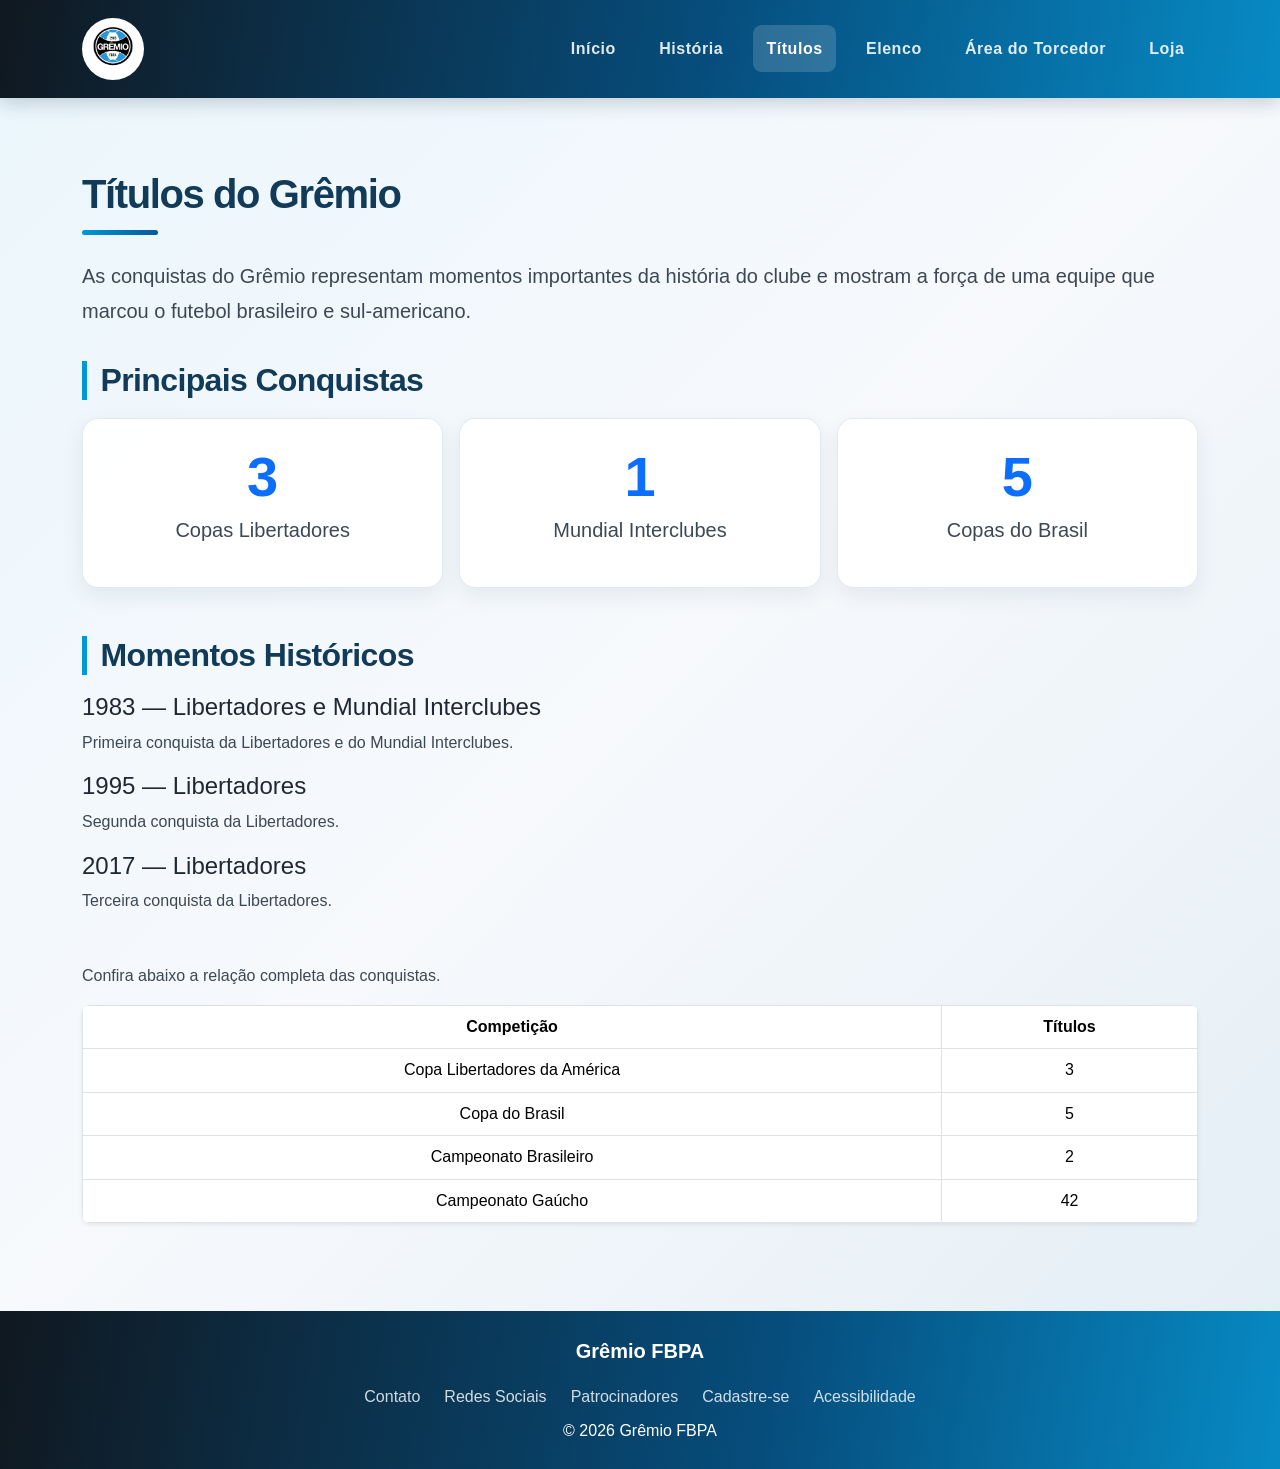
<file: titulos.html>
<!DOCTYPE html>
<html lang="pt-BR">

<head>
    <meta charset="UTF-8">
    <meta name="viewport" content="width=device-width, initial-scale=1">
    <title>Títulos - Grêmio</title>

    <link href="https://cdn.jsdelivr.net/npm/bootstrap@5.3.8/dist/css/bootstrap.min.css" rel="stylesheet">
    <link href="css/style.css" rel="stylesheet">
</head>

<body>

    <header>
        <nav class="navbar navbar-expand-lg bg-body-tertiary">
            <div class="container">

                <a class="navbar-brand" href="index.html">
                    <img src="img/gremiologo.jpg" alt="Escudo do Grêmio" width="60">
                </a>

                <button class="navbar-toggler" type="button" data-bs-toggle="collapse"
                        data-bs-target="#menu-principal" aria-controls="menu-principal"
                        aria-expanded="false" aria-label="Abrir menu">
                    <span class="navbar-toggler-icon"></span>
                </button>

                <div class="collapse navbar-collapse" id="menu-principal">
                    <ul class="navbar-nav ms-auto gap-md-3">
                    <li class="nav-item"><a class="nav-link" href="index.html">Início</a></li>
                    <li class="nav-item"><a class="nav-link" href="historia.html">História</a></li>
                    <li class="nav-item"><a class="nav-link active" href="titulos.html" aria-current="page">Títulos</a></li>
                    <li class="nav-item"><a class="nav-link" href="elenco.html">Elenco</a></li>
                    <li class="nav-item"><a class="nav-link" href="torcedor.html">Área do Torcedor</a></li>
                    <li class="nav-item"><a class="nav-link" href="loja.html">Loja</a></li>
                    </ul>
                </div>

            </div>
        </nav>
    </header>

<main class="container my-4 my-md-5">

        <h1 class="mb-4">Títulos do Grêmio</h1>

        <p class="lead mb-4">
            As conquistas do Grêmio representam momentos importantes da história do clube e mostram a força de uma equipe que marcou o futebol brasileiro e sul-americano.
        </p>

        <section class="mb-5">

            <h2>Principais Conquistas</h2>

            <div class="row g-3">

                <div class="col-12 col-md-4"><article class="card h-100 p-4 text-center">
                    <p class="display-4 fw-bold text-primary mb-1">3</p>
                    <p class="fs-5">Copas Libertadores</p>
                </article></div>

                <div class="col-12 col-md-4"><article class="card h-100 p-4 text-center">
                    <p class="display-4 fw-bold text-primary mb-1">1</p>
                    <p class="fs-5">Mundial Interclubes</p>
                </article></div>

                <div class="col-12 col-md-4"><article class="card h-100 p-4 text-center">
                    <p class="display-4 fw-bold text-primary mb-1">5</p>
                    <p class="fs-5">Copas do Brasil</p>
                </article></div>

            </div>

        </section>

        <section class="mb-5">

            <h2>Momentos Históricos</h2>

            <div class="mb-5-lista">

                <article class="list-group-item">
                    <h3 class="h4"><span>1983</span> — Libertadores e Mundial Interclubes</h3>
                    <p>Primeira conquista da Libertadores e do Mundial Interclubes.</p>
                </article>

                <article class="list-group-item">
                    <h3 class="h4"><span>1995</span> — Libertadores</h3>
                    <p>Segunda conquista da Libertadores.</p>
                </article>

                <article class="list-group-item">
                    <h3 class="h4"><span>2017</span> — Libertadores</h3>
                    <p>Terceira conquista da Libertadores.</p>
                </article>

            </div>

        </section>

        <p class="mt-4">Confira abaixo a relação completa das conquistas.</p>

        <div class="table-responsive rounded-3 shadow-sm mt-3">
            <table class="table table-bordered table-hover align-middle text-center mb-0 ">
                <thead>
                    <tr><th>Competição</th><th>Títulos</th></tr>
                </thead>
                <tbody>
                    <tr><td>Copa Libertadores da América</td><td>3</td></tr>
                    <tr><td>Copa do Brasil</td><td>5</td></tr>
                    <tr><td>Campeonato Brasileiro</td><td>2</td></tr>
                    <tr><td>Campeonato Gaúcho</td><td>42</td></tr>
                </tbody>
            </table>
        </div>

    </main>

    <footer class="bg-dark text-white text-center py-4 mt-5">
        <p class="fw-bold fs-5">Grêmio FBPA</p>
        <div class="footer-links d-flex flex-wrap justify-content-center gap-2 gap-md-4">
            <p>Contato</p>
            <p>Redes Sociais</p>
            <p>Patrocinadores</p>
            <p>Cadastre-se</p>
            <p>Acessibilidade</p>
        </div>
        <p class="mb-0">© 2026 Grêmio FBPA</p>
    </footer>

    <script src="https://cdn.jsdelivr.net/npm/bootstrap@5.3.8/dist/js/bootstrap.bundle.min.js"></script>
</body>

</html>
</file>
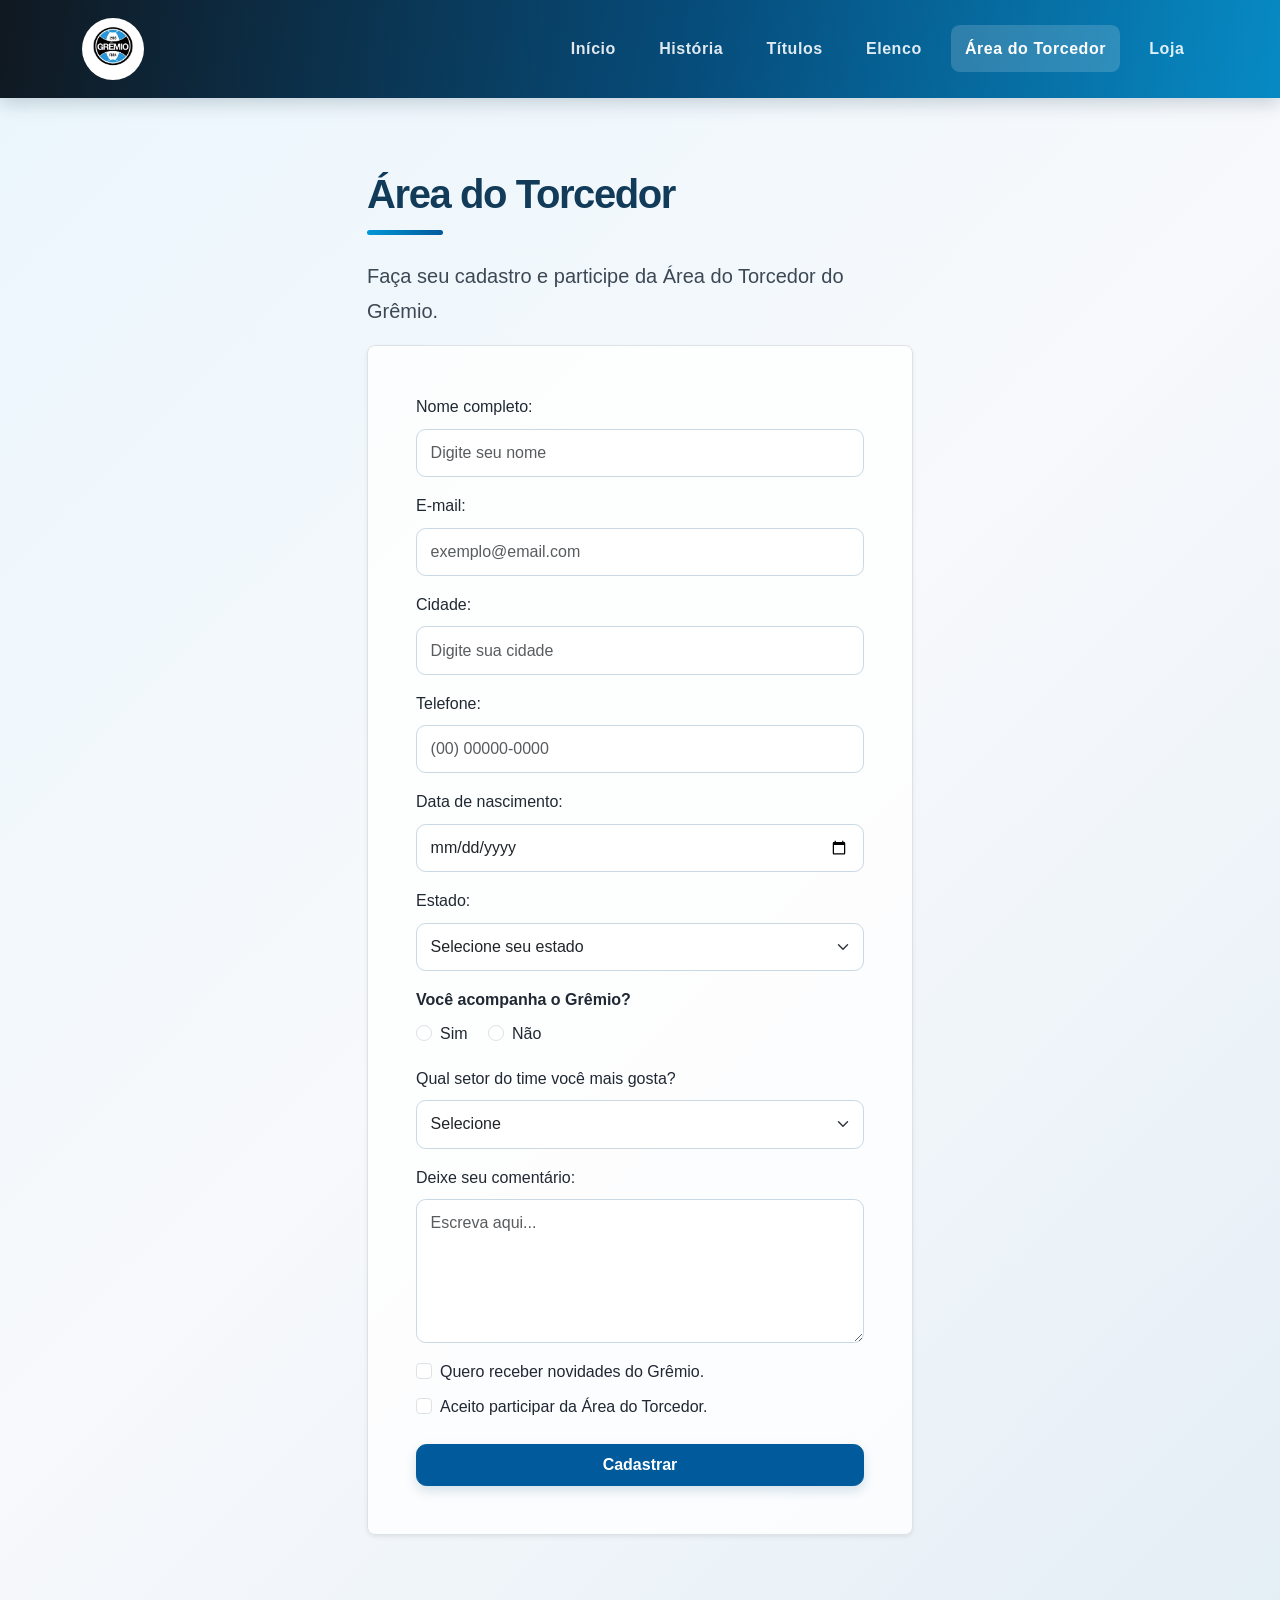
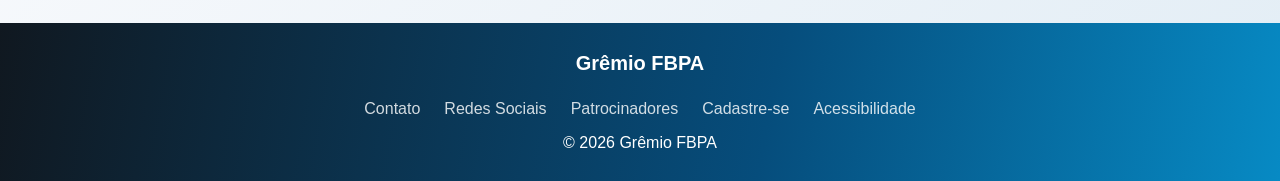
<file: torcedor.html>
<!DOCTYPE html>
<html lang="pt-BR">

<head>
    <meta charset="UTF-8">
    <meta name="viewport" content="width=device-width, initial-scale=1">
    <title>Área do Torcedor - Grêmio</title>

    <link href="https://cdn.jsdelivr.net/npm/bootstrap@5.3.8/dist/css/bootstrap.min.css" rel="stylesheet">
    <link href="css/style.css" rel="stylesheet">
</head>

<body>

    <header>
        <nav class="navbar navbar-expand-lg bg-body-tertiary">
            <div class="container">

                <a class="navbar-brand" href="index.html">
                    <img src="img/gremiologo.jpg" alt="Escudo do Grêmio" width="60">
                </a>

                <button class="navbar-toggler" type="button" data-bs-toggle="collapse"
                        data-bs-target="#menu-principal" aria-controls="menu-principal"
                        aria-expanded="false" aria-label="Abrir menu">
                    <span class="navbar-toggler-icon"></span>
                </button>

                <div class="collapse navbar-collapse" id="menu-principal">
                    <ul class="navbar-nav ms-auto gap-md-3">
                    <li class="nav-item"><a class="nav-link" href="index.html">Início</a></li>
                    <li class="nav-item"><a class="nav-link" href="historia.html">História</a></li>
                    <li class="nav-item"><a class="nav-link" href="titulos.html">Títulos</a></li>
                    <li class="nav-item"><a class="nav-link" href="elenco.html">Elenco</a></li>
                    <li class="nav-item"><a class="nav-link active" href="torcedor.html" aria-current="page">Área do Torcedor</a></li>
                    <li class="nav-item"><a class="nav-link" href="loja.html">Loja</a></li>
                    </ul>
                </div>

            </div>
        </nav>
    </header>

<main class="container my-4 my-md-5">

        <div class="row justify-content-center">
            <div class="col-12 col-md-10 col-lg-8 col-xl-6">

                <h1 class="mb-4">Área do Torcedor</h1>
                <p class="lead">Faça seu cadastro e participe da Área do Torcedor do Grêmio.</p>

                <form action="/salvar" method="POST" class="border rounded-3 p-4 p-md-5 shadow-sm">
                    <div class="mb-3">
                        <label for="nome" class="form-label">Nome completo:</label>
                        <input type="text" class="form-control" id="nome" name="nome" placeholder="Digite seu nome" required minlength="3" maxlength="80">
                    </div>
                    <div class="mb-3">
                        <label for="email" class="form-label">E-mail:</label>
                        <input type="email" class="form-control" id="email" name="email" placeholder="exemplo@email.com" required>
                    </div>
                    <div class="mb-3">
                        <label for="cidade" class="form-label">Cidade:</label>
                        <input type="text" class="form-control" id="cidade" name="cidade" placeholder="Digite sua cidade" required minlength="2">
                    </div>
                    <div class="mb-3">
                        <label for="telefone" class="form-label">Telefone:</label>
                        <input type="tel" class="form-control" id="telefone" name="telefone" placeholder="(00) 00000-0000" required pattern="[0-9() -]{10,16}">
                    </div>
                    <div class="mb-3">
                        <label for="nascimento" class="form-label">Data de nascimento:</label>
                        <input type="date" class="form-control" id="nascimento" name="nascimento" required>
                    </div>
                    <div class="mb-3">
                        <label for="estado" class="form-label">Estado:</label>
                        <select class="form-select" id="estado" name="estado" required><option value="">Selecione seu estado</option><option value="RS">Rio Grande do Sul</option><option value="SC">Santa Catarina</option><option value="PR">Paraná</option><option value="SP">São Paulo</option><option value="RJ">Rio de Janeiro</option><option value="MG">Minas Gerais</option><option value="outro">Outro</option></select>
                    </div>
                    <fieldset class="mb-3">
                        <legend class="form-label fs-6 fw-bold">Você acompanha o Grêmio?</legend>
                        <div class="form-check form-check-inline">
                            <input class="form-check-input" type="radio" name="acompanha" id="acompanha-sim" value="sim" required>
                            <label class="form-check-label" for="acompanha-sim">Sim</label>
                        </div>
                        <div class="form-check form-check-inline">
                            <input class="form-check-input" type="radio" name="acompanha" id="acompanha-nao" value="nao">
                            <label class="form-check-label" for="acompanha-nao">Não</label>
                        </div>
                    </fieldset>
                    <div class="mb-3">
                        <label for="posicao" class="form-label">Qual setor do time você mais gosta?</label>
                        <select class="form-select" id="posicao" name="posicao" required><option value="">Selecione</option><option value="goleiro">Goleiro</option><option value="defesa">Defesa</option><option value="meio">Meio-campo</option><option value="ataque">Ataque</option></select>
                    </div>
                    <div class="mb-3">
                        <label for="comentario" class="form-label">Deixe seu comentário:</label>
                        <textarea class="form-control" id="comentario" name="comentario" rows="5" maxlength="300" placeholder="Escreva aqui..."></textarea>
                    </div>
                    <div class="form-check mb-2">
                        <input class="form-check-input" type="checkbox" name="novidades" id="novidades">
                        <label class="form-check-label" for="novidades">Quero receber novidades do Grêmio.</label>
                    </div>
                    <div class="form-check mb-4">
                        <input class="form-check-input" type="checkbox" name="termos" id="termos" required>
                        <label class="form-check-label" for="termos">Aceito participar da Área do Torcedor.</label>
                    </div>

                    <button type="submit" class="btn btn-primary w-100 py-2">Cadastrar</button>
                </form>

            </div>
        </div>

    </main>

    <footer class="bg-dark text-white text-center py-4 mt-5">
        <p class="fw-bold fs-5">Grêmio FBPA</p>
        <div class="footer-links d-flex flex-wrap justify-content-center gap-2 gap-md-4">
            <p>Contato</p>
            <p>Redes Sociais</p>
            <p>Patrocinadores</p>
            <p>Cadastre-se</p>
            <p>Acessibilidade</p>
        </div>
        <p class="mb-0">© 2026 Grêmio FBPA</p>
    </footer>

    <script src="https://cdn.jsdelivr.net/npm/bootstrap@5.3.8/dist/js/bootstrap.bundle.min.js"></script>
</body>

</html>
</file>
<file: css/style.css>
/* Identidade visual tricolor — complemento ao Bootstrap 5.3.8 */
:root {
    --gremio-azul: #0097D8;
    --gremio-azul-escuro: #005A9C;
    --gremio-preto: #111111;
    --gremio-cinza: #F5F7FA;
}

* {
    box-sizing: border-box;
}

body {
    min-height: 100vh;
    color: #202833;
    background: linear-gradient(135deg, #eaf6fc 0%, #f7f9fc 48%, #e2edf5 100%);
    font-family: Arial, Helvetica, sans-serif;
    line-height: 1.65;
}

header {
    position: relative;
    z-index: 10;
}

.navbar {
    background: linear-gradient(100deg, #101820 0%, #064d7c 55%, #078ac4 100%) !important;
    padding: 0.8rem 0;
    box-shadow: 0 5px 18px rgba(0, 35, 62, 0.2);
}

.navbar .navbar-brand img {
    width: 62px;
    height: 62px;
    object-fit: contain;
    border-radius: 50%;
    background: #fff;
    padding: 3px;
}

.navbar .nav-link {
    color: rgba(255, 255, 255, 0.88) !important;
    font-weight: 700;
    letter-spacing: 0.035em;
    padding: 0.65rem 0.85rem !important;
    border-radius: 0.55rem;
    transition: background-color 0.2s ease, color 0.2s ease, transform 0.2s ease;
}

.navbar .nav-link:hover,
.navbar .nav-link.active {
    color: #fff !important;
    background: rgba(255, 255, 255, 0.16);
}

.navbar .nav-link:hover {
    transform: translateY(-2px);
}

.navbar-toggler {
    border-color: rgba(255, 255, 255, 0.55);
}

.navbar-toggler-icon {
    filter: invert(1);
}

main.container {
    padding-top: 1.5rem;
    padding-bottom: 2.5rem;
}

h1, h2, h3 {
    color: #123b59;
    font-weight: 800;
    line-height: 1.2;
}

h1 {
    letter-spacing: -0.035em;
    margin-bottom: 1.25rem;
}

h1::after {
    content: "";
    display: block;
    width: 76px;
    height: 5px;
    margin-top: 0.8rem;
    border-radius: 10px;
    background: linear-gradient(90deg, var(--gremio-azul), var(--gremio-azul-escuro));
}

h2 {
    margin: 2rem 0 1.15rem;
    padding-left: 0.85rem;
    border-left: 5px solid var(--gremio-azul);
    letter-spacing: -0.02em;
}

p {
    color: #3c4854;
}

.lead {
    line-height: 1.75;
}

.btn-primary {
    --bs-btn-bg: var(--gremio-azul-escuro);
    --bs-btn-border-color: var(--gremio-azul-escuro);
    --bs-btn-hover-bg: #003f70;
    --bs-btn-hover-border-color: #003f70;
    --bs-btn-active-bg: #00365f;
    --bs-btn-active-border-color: #00365f;
    font-weight: 700;
    border-radius: 0.65rem;
    box-shadow: 0 5px 12px rgba(0, 75, 125, 0.16);
}

.card {
    border: 1px solid rgba(0, 82, 130, 0.12);
    border-radius: 1rem;
    background: rgba(255, 255, 255, 0.94);
    box-shadow: 0 8px 22px rgba(20, 55, 78, 0.08);
    transition: transform 0.22s ease, box-shadow 0.22s ease;
}

.card:hover {
    transform: translateY(-5px);
    box-shadow: 0 14px 28px rgba(20, 55, 78, 0.15);
}

main img {
    max-width: 100%;
}

main .row > [class*="col"] > img {
    border-radius: 1rem;
}

form,
.bg-body-tertiary {
    background-color: rgba(255, 255, 255, 0.82) !important;
}

.form-control,
.form-select {
    border-radius: 0.6rem;
    border-color: #c9d8e3;
    padding: 0.7rem 0.85rem;
}

.form-control:focus,
.form-select:focus {
    border-color: var(--gremio-azul);
    box-shadow: 0 0 0 0.2rem rgba(0, 151, 216, 0.16);
}

footer {
    background: linear-gradient(100deg, #101820 0%, #064d7c 60%, #078ac4 100%) !important;
    margin-top: 3rem;
}

footer p {
    color: #fff;
}

.footer-links p {
    margin-bottom: 0.5rem;
    color: rgba(255, 255, 255, 0.82);
}

@media (max-width: 991.98px) {
    .navbar .nav-link {
        margin-top: 0.2rem;
    }
}

/* Cartões da página de elenco */
.elenco-intro {
    padding: 2rem;
    margin-bottom: 2rem;
    color: #fff;
    border-radius: 1.2rem;
    background: linear-gradient(115deg, #101820 0%, #064d7c 58%, #0798d5 100%);
    box-shadow: 0 12px 28px rgba(0, 53, 91, 0.2);
}

.elenco-intro h1,
.elenco-intro p {
    color: #fff;
}

.elenco-intro h1::after {
    background: #fff;
}

.elenco-grupo {
    margin-bottom: 2.8rem;
}

.elenco-grupo h2 {
    margin-bottom: 1.35rem;
}

.jogador-card {
    height: 100%;
    overflow: hidden;
    text-align: center;
}

.jogador-card img {
    display: block;
    width: 100%;
    height: 285px;
    object-fit: cover;
    object-position: center top;
    background: linear-gradient(145deg, #dcecf5, #f8fbfd);
}

.jogador-card .card-body {
    min-height: 108px;
    padding: 1.15rem 0.9rem 1.25rem;
    display: flex;
    flex-direction: column;
    justify-content: center;
    gap: 0.35rem;
}

.jogador-card h3 {
    margin: 0;
    color: #123b59;
    font-size: 1.12rem;
    line-height: 1.35;
    letter-spacing: 0.015em;
    overflow-wrap: anywhere;
}

.jogador-card p {
    margin: 0;
    color: #607080;
    font-size: 0.94rem;
    font-weight: 600;
    letter-spacing: 0.045em;
    text-transform: uppercase;
}

@media (max-width: 575.98px) {
    .elenco-intro {
        padding: 1.4rem;
    }

    .jogador-card img {
        height: 250px;
    }

    .jogador-card h3 {
        font-size: 1.02rem;
    }
}


/* Loja: apresentação consistente dos produtos e prévia de modelagem */
.modelagem-section {
    padding: 1.25rem;
    overflow: hidden;
    border: 1px solid rgba(0, 82, 130, 0.12);
    border-radius: 1.25rem;
    background: linear-gradient(120deg, #ffffff 0%, #e8f5fc 55%, #d8ebf7 100%);
    box-shadow: 0 12px 28px rgba(20, 55, 78, 0.09);
}

.modelagem-foto {
    display: block;
    width: 100%;
    max-height: 440px;
    object-fit: cover;
    object-position: center;
    border-radius: 0.95rem;
    box-shadow: 0 8px 22px rgba(0, 34, 60, 0.16);
}

.modelagem-selo {
    color: #006da8;
    letter-spacing: 0.13em;
    font-size: 0.78rem;
}

#destaques .card > img,
#produtos .card > img {
    width: 100%;
    height: 230px;
    padding: 0.8rem;
    object-fit: contain;
    background: linear-gradient(145deg, #f4f9fc, #e6f1f8);
}

#destaques .card .card-body,
#produtos .card .card-body {
    display: flex;
    flex-direction: column;
    align-items: flex-start;
}

#destaques .card h3,
#produtos .card h3 {
    font-size: 1.12rem;
    line-height: 1.35;
}

#destaques .card .btn,
#produtos .card .btn {
    margin-top: auto;
}

@media (min-width: 768px) {
    .modelagem-section {
        padding: 1.5rem;
    }
}

@media (max-width: 575.98px) {
    .modelagem-foto {
        max-height: 300px;
    }

    #destaques .card > img,
    #produtos .card > img {
        height: 210px;
    }
}
</file>
